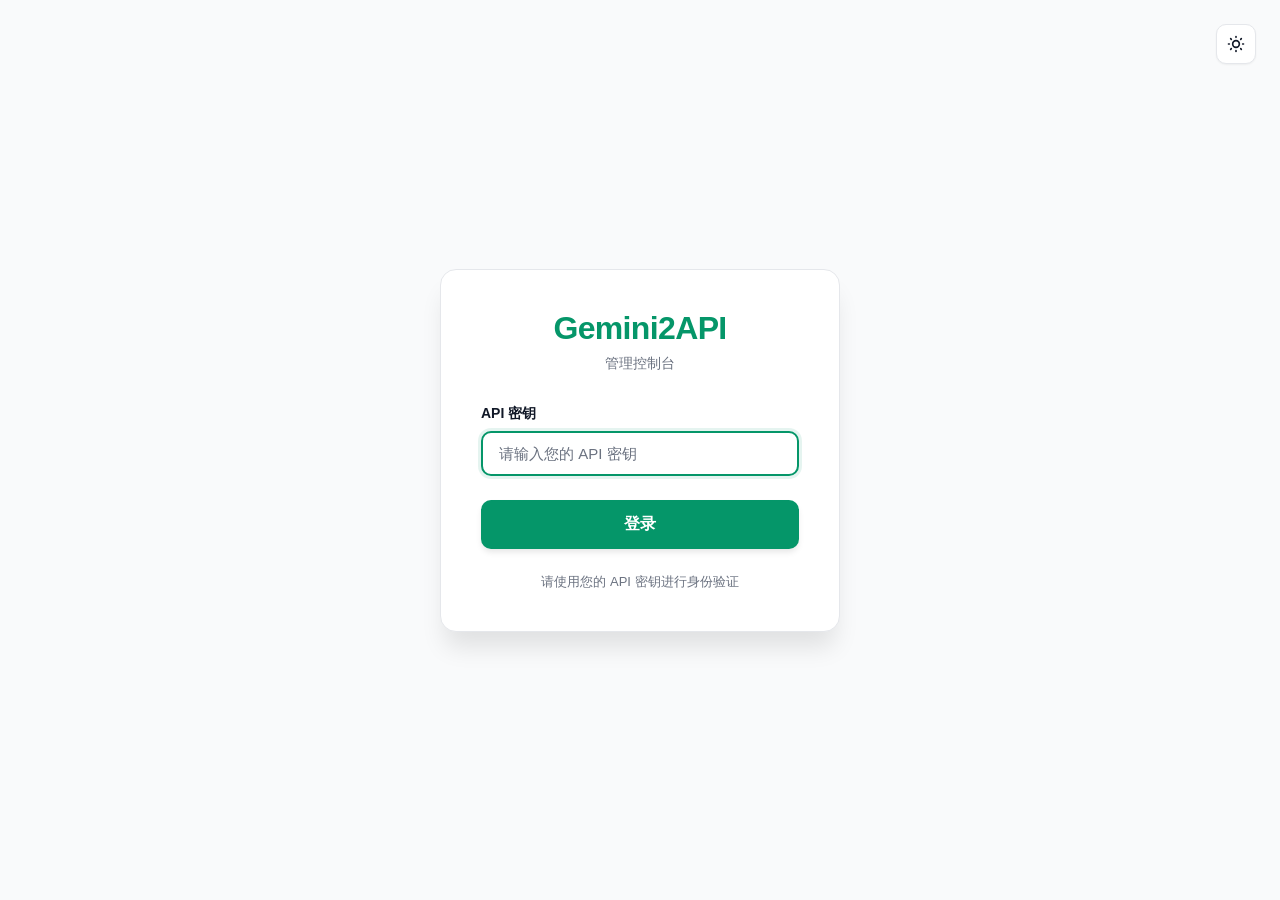
<file: static/login.html>
<!DOCTYPE html>
<html lang="zh-CN" id="html-root">
<head>
    <meta charset="UTF-8">
    <meta name="viewport" content="width=device-width, initial-scale=1.0">
    <title>登录 - Gemini2API</title>
    <style>
        * {
            margin: 0;
            padding: 0;
            box-sizing: border-box;
        }

        :root {
            --primary-color: #059669;
            --primary-hover: #047857;
            --bg-main: #f9fafb;
            --bg-card: #ffffff;
            --text-primary: #111827;
            --text-secondary: #6b7280;
            --border: #e5e7eb;
            --error: #dc2626;
            --error-bg: #fee2e2;
            --shadow-sm: 0 1px 2px 0 rgba(0, 0, 0, 0.05);
            --shadow-md: 0 4px 6px -1px rgba(0, 0, 0, 0.1);
            --shadow-lg: 0 10px 15px -3px rgba(0, 0, 0, 0.1);
            --shadow-xl: 0 20px 25px -5px rgba(0, 0, 0, 0.1);
        }

        [data-theme="dark"] {
            --bg-main: #0f172a;
            --bg-card: #1e293b;
            --text-primary: #f1f5f9;
            --text-secondary: #94a3b8;
            --border: #334155;
            --error-bg: #7f1d1d;
            --shadow-sm: 0 1px 2px 0 rgba(0, 0, 0, 0.3);
            --shadow-md: 0 4px 6px -1px rgba(0, 0, 0, 0.4);
            --shadow-lg: 0 10px 15px -3px rgba(0, 0, 0, 0.4);
            --shadow-xl: 0 20px 25px -5px rgba(0, 0, 0, 0.5);
        }

        body {
            font-family: -apple-system, BlinkMacSystemFont, 'Segoe UI', Roboto, 'Helvetica Neue', Arial, sans-serif;
            background: var(--bg-main);
            color: var(--text-primary);
            min-height: 100vh;
            display: flex;
            align-items: center;
            justify-content: center;
            padding: 20px;
            transition: background-color 0.3s ease, color 0.3s ease;
        }

        .login-container {
            width: 100%;
            max-width: 400px;
            animation: fadeInUp 0.6s cubic-bezier(0.16, 1, 0.3, 1);
        }

        @keyframes fadeInUp {
            from {
                opacity: 0;
                transform: translateY(20px);
            }
            to {
                opacity: 1;
                transform: translateY(0);
            }
        }

        .login-card {
            background: var(--bg-card);
            border-radius: 16px;
            box-shadow: var(--shadow-xl);
            padding: 2.5rem;
            border: 1px solid var(--border);
            transition: all 0.3s ease;
        }

        .logo-section {
            text-align: center;
            margin-bottom: 2rem;
        }

        .logo-title {
            font-size: 2rem;
            font-weight: 700;
            color: var(--primary-color);
            margin-bottom: 0.5rem;
            letter-spacing: -0.02em;
        }

        .logo-subtitle {
            font-size: 0.875rem;
            color: var(--text-secondary);
            font-weight: 500;
        }

        .form-group {
            margin-bottom: 1.5rem;
        }

        .form-label {
            display: block;
            font-size: 0.875rem;
            font-weight: 600;
            color: var(--text-primary);
            margin-bottom: 0.5rem;
        }

        .input-wrapper {
            position: relative;
        }

        .form-input {
            width: 100%;
            padding: 0.75rem 1rem;
            font-size: 0.9375rem;
            border: 2px solid var(--border);
            border-radius: 10px;
            background: var(--bg-card);
            color: var(--text-primary);
            transition: all 0.2s ease;
            outline: none;
            font-family: inherit;
        }

        .form-input:focus {
            border-color: var(--primary-color);
            box-shadow: 0 0 0 3px rgba(5, 150, 105, 0.1);
        }

        .form-input::placeholder {
            color: var(--text-secondary);
        }

        .login-button {
            width: 100%;
            padding: 0.875rem 1.5rem;
            font-size: 1rem;
            font-weight: 600;
            color: white;
            background: var(--primary-color);
            border: none;
            border-radius: 10px;
            cursor: pointer;
            transition: all 0.2s ease;
            display: flex;
            align-items: center;
            justify-content: center;
            gap: 0.5rem;
            box-shadow: var(--shadow-md);
        }

        .login-button:hover:not(:disabled) {
            background: var(--primary-hover);
            transform: translateY(-1px);
            box-shadow: var(--shadow-lg);
        }

        .login-button:active:not(:disabled) {
            transform: translateY(0);
        }

        .login-button:disabled {
            opacity: 0.6;
            cursor: not-allowed;
        }

        .spinner {
            width: 18px;
            height: 18px;
            border: 2px solid rgba(255, 255, 255, 0.3);
            border-top-color: white;
            border-radius: 50%;
            animation: spin 0.6s linear infinite;
        }

        @keyframes spin {
            to { transform: rotate(360deg); }
        }

        .error-message {
            margin-top: 1rem;
            padding: 0.75rem 1rem;
            background: var(--error-bg);
            color: var(--error);
            border-radius: 8px;
            font-size: 0.875rem;
            font-weight: 500;
            display: none;
            animation: shake 0.4s ease;
        }

        .error-message.show {
            display: block;
        }

        @keyframes shake {
            0%, 100% { transform: translateX(0); }
            25% { transform: translateX(-8px); }
            75% { transform: translateX(8px); }
        }

        .theme-toggle {
            position: absolute;
            top: 1.5rem;
            right: 1.5rem;
            width: 40px;
            height: 40px;
            border-radius: 10px;
            background: var(--bg-card);
            border: 1px solid var(--border);
            cursor: pointer;
            display: flex;
            align-items: center;
            justify-content: center;
            transition: all 0.2s ease;
            box-shadow: var(--shadow-sm);
        }

        .theme-toggle:hover {
            transform: scale(1.05);
            box-shadow: var(--shadow-md);
        }

        .theme-icon {
            width: 20px;
            height: 20px;
            color: var(--text-primary);
        }

        .footer-text {
            text-align: center;
            margin-top: 1.5rem;
            font-size: 0.8125rem;
            color: var(--text-secondary);
        }

        @media (max-width: 480px) {
            .login-card {
                padding: 2rem 1.5rem;
            }

            .logo-title {
                font-size: 1.75rem;
            }

            .theme-toggle {
                top: 1rem;
                right: 1rem;
            }
        }
    </style>
</head>
<body>
    <button class="theme-toggle" id="themeToggle" aria-label="切换主题">
        <svg class="theme-icon" id="themeIcon" fill="none" stroke="currentColor" viewBox="0 0 24 24">
            <path stroke-linecap="round" stroke-linejoin="round" stroke-width="2" d="M12 3v1m0 16v1m9-9h-1M4 12H3m15.364 6.364l-.707-.707M6.343 6.343l-.707-.707m12.728 0l-.707.707M6.343 17.657l-.707.707M16 12a4 4 0 11-8 0 4 4 0 018 0z"></path>
        </svg>
    </button>

    <div class="login-container">
        <div class="login-card">
            <div class="logo-section">
                <h1 class="logo-title">Gemini2API</h1>
                <p class="logo-subtitle">管理控制台</p>
            </div>

            <form id="loginForm">
                <div class="form-group">
                    <label for="apiKey" class="form-label">API 密钥</label>
                    <div class="input-wrapper">
                        <input
                            type="password"
                            id="apiKey"
                            class="form-input"
                            placeholder="请输入您的 API 密钥"
                            autocomplete="off"
                            required
                        >
                    </div>
                </div>

                <button type="submit" class="login-button" id="loginButton">
                    <span id="buttonText">登录</span>
                </button>

                <div class="error-message" id="errorMessage"></div>
            </form>

            <p class="footer-text">请使用您的 API 密钥进行身份验证</p>
        </div>
    </div>

    <script>
        // Theme management
        const themeToggle = document.getElementById('themeToggle');
        const themeIcon = document.getElementById('themeIcon');
        const html = document.documentElement;

        // Load saved theme
        const savedTheme = localStorage.getItem('gemini2api_theme') || 'light';
        html.setAttribute('data-theme', savedTheme);
        updateThemeIcon(savedTheme);

        themeToggle.addEventListener('click', () => {
            const currentTheme = html.getAttribute('data-theme');
            const newTheme = currentTheme === 'light' ? 'dark' : 'light';
            html.setAttribute('data-theme', newTheme);
            localStorage.setItem('gemini2api_theme', newTheme);
            updateThemeIcon(newTheme);
        });

        function updateThemeIcon(theme) {
            if (theme === 'dark') {
                themeIcon.innerHTML = '<path stroke-linecap="round" stroke-linejoin="round" stroke-width="2" d="M20.354 15.354A9 9 0 018.646 3.646 9.003 9.003 0 0012 21a9.003 9.003 0 008.354-5.646z"></path>';
            } else {
                themeIcon.innerHTML = '<path stroke-linecap="round" stroke-linejoin="round" stroke-width="2" d="M12 3v1m0 16v1m9-9h-1M4 12H3m15.364 6.364l-.707-.707M6.343 6.343l-.707-.707m12.728 0l-.707.707M6.343 17.657l-.707.707M16 12a4 4 0 11-8 0 4 4 0 018 0z"></path>';
            }
        }

        // Login form handling
        const loginForm = document.getElementById('loginForm');
        const apiKeyInput = document.getElementById('apiKey');
        const loginButton = document.getElementById('loginButton');
        const buttonText = document.getElementById('buttonText');
        const errorMessage = document.getElementById('errorMessage');

        const MAX_ATTEMPTS = 5;
        let remainingAttempts = MAX_ATTEMPTS;

        loginForm.addEventListener('submit', async (e) => {
            e.preventDefault();

            if (remainingAttempts <= 0) {
                showError('尝试次数已用完，请稍后再试');
                return;
            }

            const apiKey = apiKeyInput.value.trim();

            if (!apiKey) {
                showError('请输入 API 密钥');
                return;
            }

            setLoading(true);
            hideError();

            try {
                const response = await fetch('/admin/verify', {
                    method: 'GET',
                    headers: {
                        'Authorization': `Bearer ${apiKey}`,
                        'Content-Type': 'application/json'
                    }
                });

                if (response.ok) {
                    localStorage.setItem('gemini2api_token', apiKey);
                    buttonText.textContent = '登录成功';
                    remainingAttempts = MAX_ATTEMPTS;
                    setTimeout(() => {
                        window.location.href = '/index.html';
                    }, 500);
                } else if (response.status === 401 || response.status === 403) {
                    remainingAttempts--;
                    if (remainingAttempts > 0) {
                        showError(`密码错误。还剩 ${remainingAttempts} 次尝试机会。`);
                    } else {
                        showError('尝试次数已用完，请稍后再试。');
                        loginButton.disabled = true;
                        setTimeout(() => {
                            remainingAttempts = MAX_ATTEMPTS;
                            loginButton.disabled = false;
                        }, 60000);
                    }
                    setLoading(false);
                } else {
                    showError('登录失败，请稍后重试');
                    setLoading(false);
                }
            } catch (error) {
                showError('网络错误，请检查连接');
                setLoading(false);
            }
        });

        function setLoading(loading) {
            loginButton.disabled = loading;
            if (loading) {
                buttonText.innerHTML = '<span class="spinner"></span><span>登录中...</span>';
            } else {
                buttonText.textContent = '登录';
            }
        }

        function showError(message) {
            errorMessage.textContent = message;
            errorMessage.classList.add('show');
            errorMessage.style.animation = 'none';
            setTimeout(() => {
                errorMessage.style.animation = '';
            }, 10);
        }

        function hideError() {
            errorMessage.classList.remove('show');
        }

        // Focus on input
        apiKeyInput.focus();
    </script>
</body>
</html>
</file>
